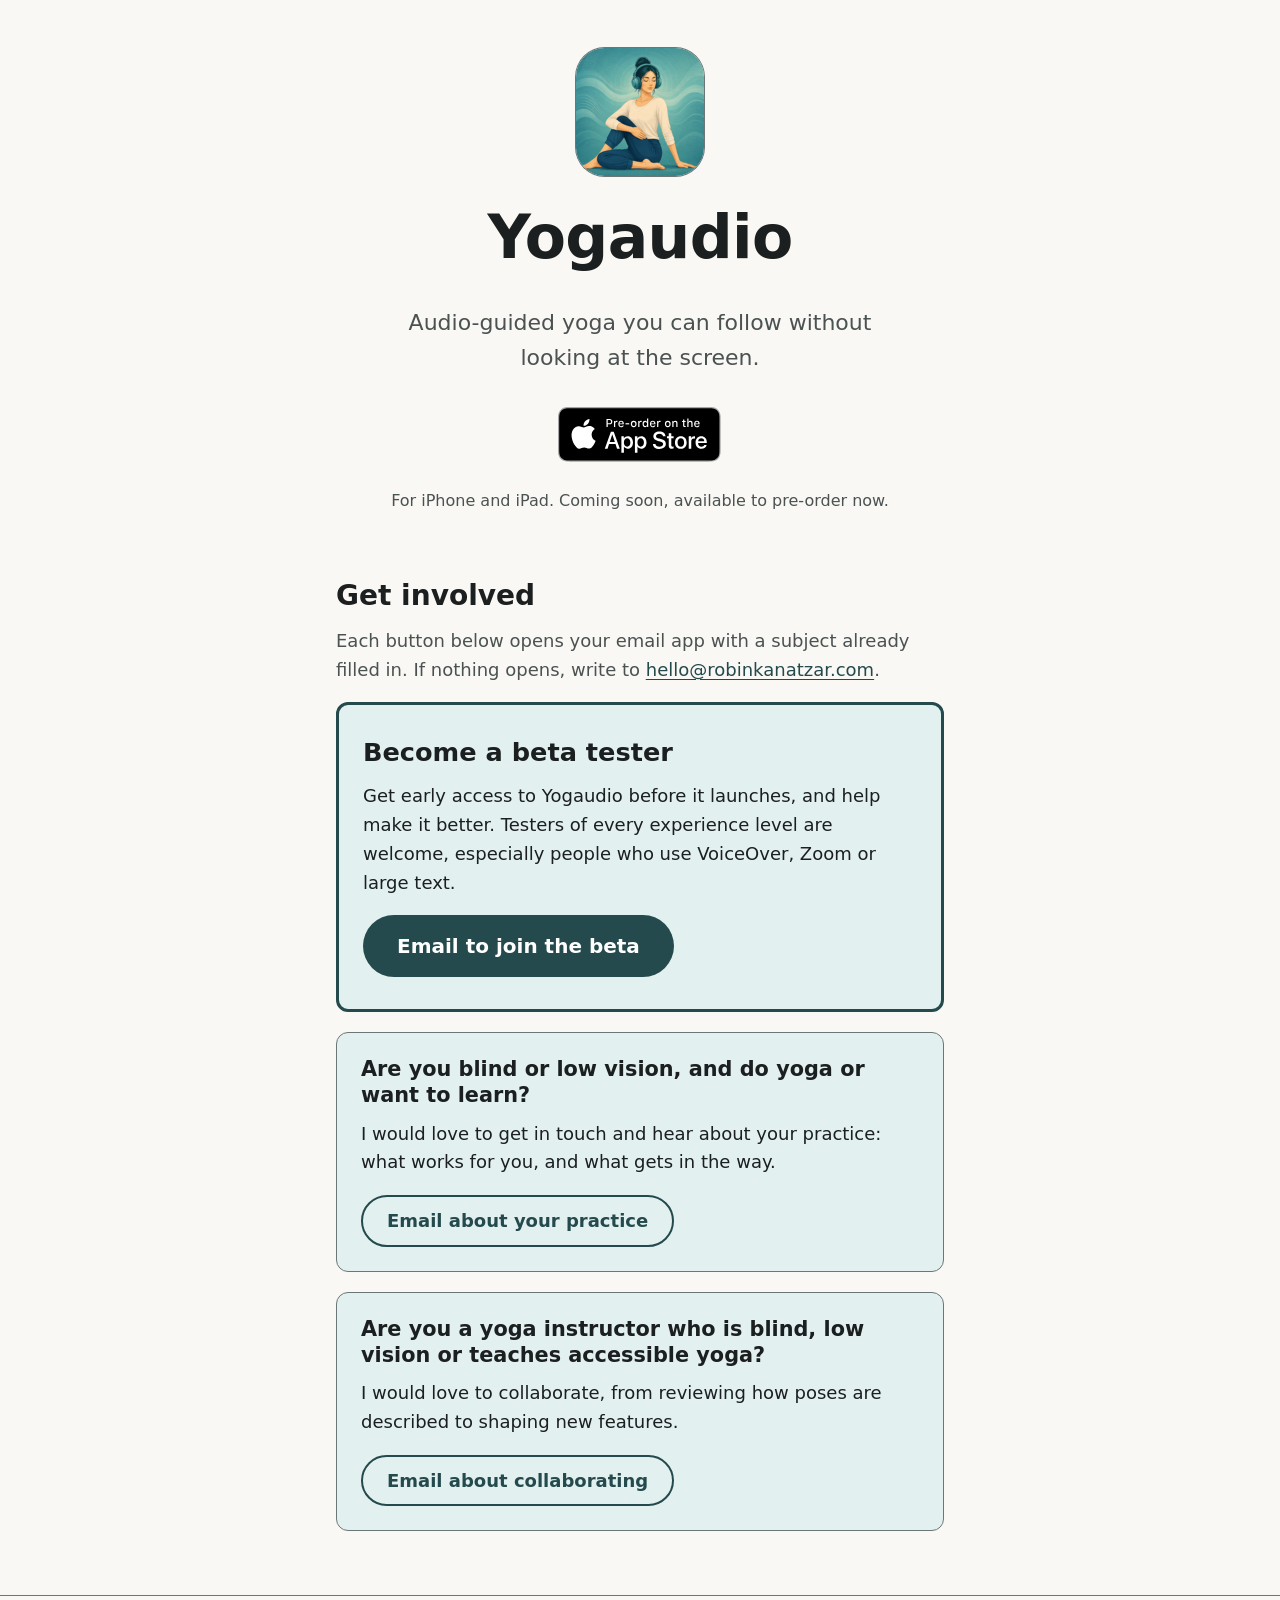
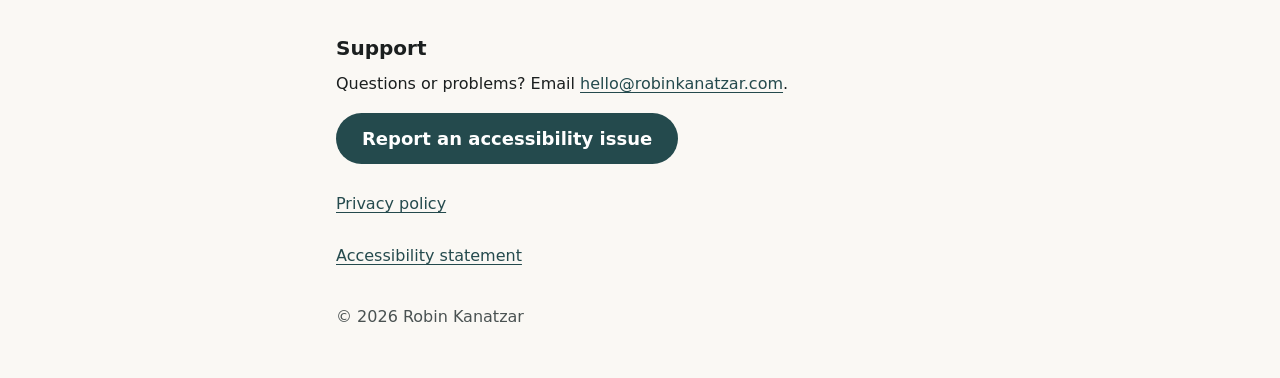
<file: index.html>
<!doctype html>
<html lang="en">
<head>
  <meta charset="utf-8">
  <meta name="viewport" content="width=device-width, initial-scale=1">
  <title>Yogaudio: audio-guided yoga for iPhone, made for blind and low-vision practice</title>
  <meta name="description" content="Yogaudio is an audio-guided yoga app for iPhone. Spoken step-by-step instructions you can follow without looking at the screen, designed with blind and low-vision practitioners. Pre-order on the App Store.">
  <link rel="canonical" href="https://yogaudio.app/">
  <meta name="apple-itunes-app" content="app-id=6832462412">
  <meta name="color-scheme" content="light dark">
  <meta name="theme-color" content="#faf8f4" media="(prefers-color-scheme: light)">
  <meta name="theme-color" content="#101414" media="(prefers-color-scheme: dark)">

  <!-- Link previews (Messages, social networks, Slack) -->
  <meta property="og:type" content="website">
  <meta property="og:site_name" content="Yogaudio">
  <meta property="og:title" content="Yogaudio: audio-guided yoga for iPhone">
  <meta property="og:description" content="Audio-guided yoga you can follow without looking at the screen. Designed with blind and low-vision practitioners.">
  <meta property="og:url" content="https://yogaudio.app/">
  <meta property="og:image" content="https://yogaudio.app/assets/og-image.png">
  <meta property="og:image:width" content="1200">
  <meta property="og:image:height" content="630">
  <meta property="og:image:alt" content="The Yogaudio app icon beside the words: Yogaudio, audio-guided yoga you can follow without looking at the screen.">
  <meta property="og:locale" content="en_US">
  <meta name="twitter:card" content="summary_large_image">

  <link rel="icon" href="assets/favicon-32.png" sizes="32x32" type="image/png">
  <link rel="apple-touch-icon" href="assets/apple-touch-icon.png">
  <link rel="stylesheet" href="styles.css">

  <!-- Structured data so search engines understand this is an iPhone app. -->
  <script type="application/ld+json">
  {
    "@context": "https://schema.org",
    "@type": "MobileApplication",
    "name": "Yogaudio",
    "url": "https://yogaudio.app/",
    "description": "Audio-guided yoga you can follow without looking at the screen. Spoken step-by-step instructions for every pose, designed with blind and low-vision practitioners.",
    "operatingSystem": "iOS 17 or later",
    "applicationCategory": "HealthApplication",
    "inLanguage": "en",
    "image": "https://yogaudio.app/assets/app-icon-256.png",
    "downloadUrl": "https://apps.apple.com/app/id6832462412",
    "author": {
      "@type": "Person",
      "name": "Robin Kanatzar",
      "email": "hello@robinkanatzar.com"
    }
  }
  </script>
</head>
<body>
  <a class="skip-link" href="#main">Skip to main content</a>

  <main id="main" tabindex="-1">
    <div class="wrap">

      <header class="hero">
        <!-- Decorative: the heading next to it already says "Yogaudio". -->
        <img class="app-icon" src="assets/app-icon-256.png" alt="" width="128" height="128">
        <h1>Yogaudio</h1>
        <p class="tagline">Audio-guided yoga you can follow without looking at the screen.</p>

        <!--
          Apple's official badge, unchanged. After launch, swap in the "Download on the App Store"
          badge and change the alt text to match its words.
        -->
        <a class="badge-link" href="https://apps.apple.com/app/id6832462412">
          <img src="assets/pre-order-on-the-app-store.svg" alt="Pre-order on the App Store" width="165" height="56">
        </a>
        <p class="availability">For iPhone and iPad. Coming soon, available to pre-order now.</p>
      </header>

      <section aria-labelledby="involved-heading">
        <h2 id="involved-heading">Get involved</h2>
        <p class="contact-note">Each button below opens your email app with a subject already filled in. If nothing opens, write to <a href="mailto:hello@robinkanatzar.com">hello@robinkanatzar.com</a>.</p>

        <div class="card card--primary">
          <h3>Become a beta tester</h3>
          <p>Get early access to Yogaudio before it launches, and help make it better. Testers of every experience level are welcome, especially people who use VoiceOver, Zoom or large text.</p>
          <a class="button button--large" href="mailto:hello@robinkanatzar.com?subject=Yogaudio%20beta%20tester&amp;body=Hello%2C%0D%0A%0D%0AI%20would%20like%20to%20test%20Yogaudio%20before%20it%20launches.%0D%0A%0D%0AiPhone%20model%3A%0D%0AiOS%20version%3A%0D%0AAssistive%20technology%20I%20use%2C%20if%20any%20%28for%20example%20VoiceOver%2C%20Zoom%20or%20large%20text%29%3A%0D%0A">Email to join the beta</a>
        </div>

        <div class="card">
          <h3>Are you blind or low vision, and do yoga or want to learn?</h3>
          <p>I would love to get in touch and hear about your practice: what works for you, and what gets in the way.</p>
          <a class="button button--secondary" href="mailto:hello@robinkanatzar.com?subject=Blind%20or%20low-vision%20yoga%20practitioner%20%28Yogaudio%29&amp;body=Hello%2C%0D%0A%0D%0AA%20little%20about%20me%20and%20my%20yoga%20practice%3A%0D%0A">Email about your practice</a>
        </div>

        <div class="card">
          <h3>Are you a yoga instructor who is blind, low vision or teaches accessible yoga?</h3>
          <p>I would love to collaborate, from reviewing how poses are described to shaping new features.</p>
          <a class="button button--secondary" href="mailto:hello@robinkanatzar.com?subject=Accessible%20yoga%20instructor%20collaboration%20%28Yogaudio%29&amp;body=Hello%2C%0D%0A%0D%0AA%20little%20about%20me%20and%20how%20I%20teach%3A%0D%0A">Email about collaborating</a>
        </div>
      </section>

    </div>
  </main>

  <footer class="site-footer">
    <div class="wrap">
      <h2>Support</h2>
      <p>Questions or problems? Email <a href="mailto:hello@robinkanatzar.com?subject=Yogaudio%20support">hello@robinkanatzar.com</a>.</p>
      <p>
        <a class="button" href="mailto:hello@robinkanatzar.com?subject=Yogaudio%20accessibility%20issue&amp;body=Hello%2C%0D%0A%0D%0AWhat%20happened%3A%0D%0A%0D%0AWhere%20it%20happened%20%28website%20page%20or%20app%20screen%29%3A%0D%0A%0D%0ADevice%2C%20browser%20or%20app%20version%2C%20and%20any%20assistive%20technology%3A%0D%0A">Report an accessibility issue</a>
      </p>
      <nav aria-label="Footer">
        <ul class="footer-links">
          <li><a href="privacy.html">Privacy policy</a></li>
          <li><a href="accessibility.html">Accessibility statement</a></li>
        </ul>
      </nav>
      <p class="copyright">© 2026 Robin Kanatzar</p>
    </div>
  </footer>
</body>
</html>
</file>
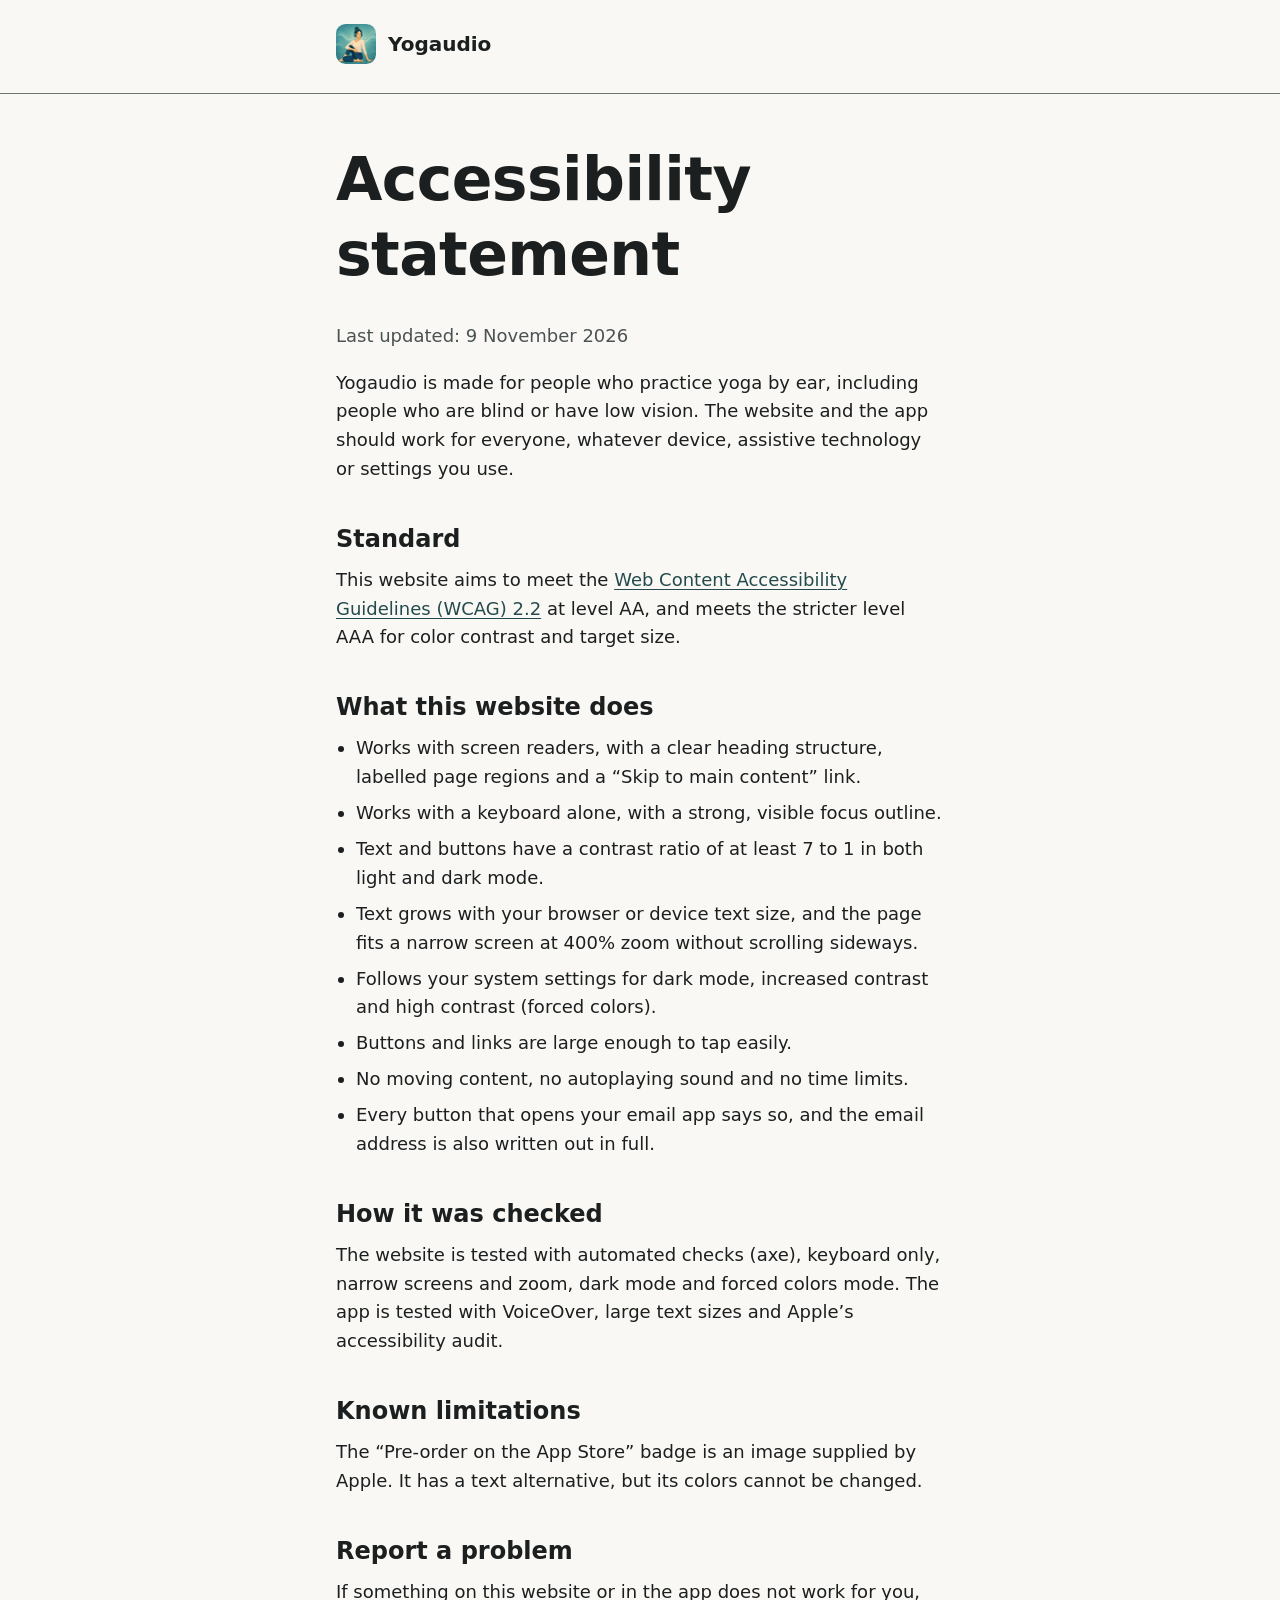
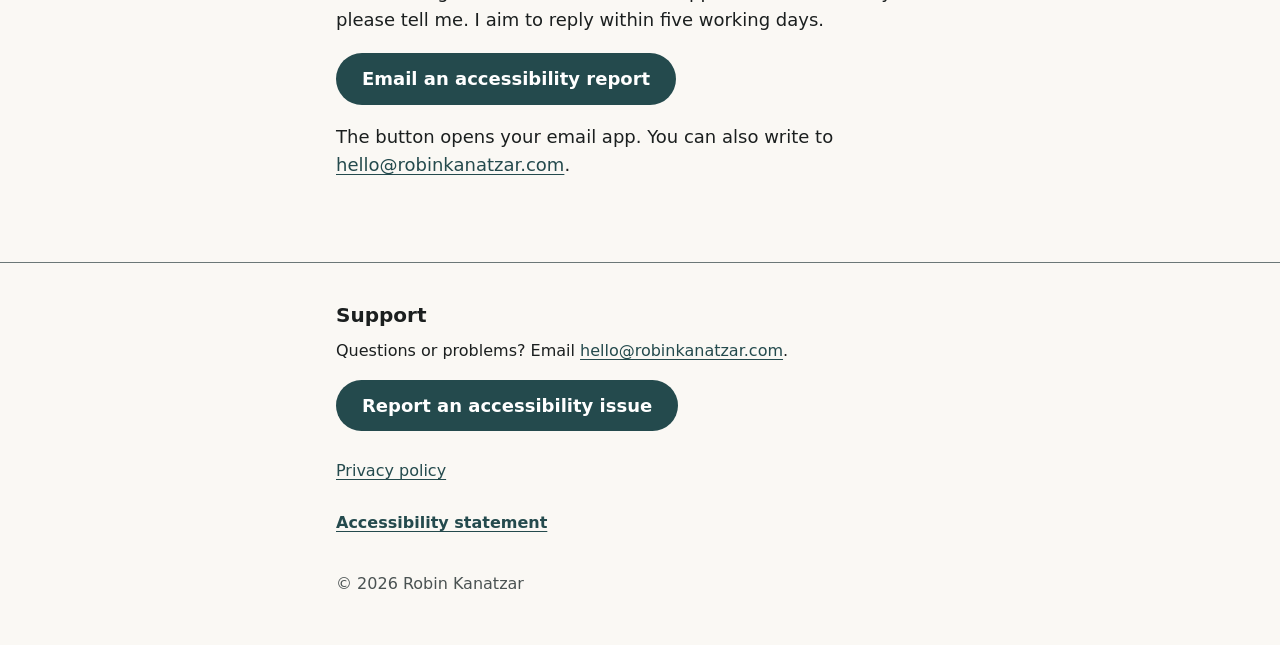
<file: accessibility.html>
<!doctype html>
<html lang="en">
<head>
  <meta charset="utf-8">
  <meta name="viewport" content="width=device-width, initial-scale=1">
  <title>Accessibility statement | Yogaudio</title>
  <meta name="description" content="How the Yogaudio website and app are made accessible, what standard they aim for, and how to report a problem.">
  <link rel="canonical" href="https://yogaudio.app/accessibility.html">
  <meta name="color-scheme" content="light dark">
  <meta property="og:type" content="article">
  <meta property="og:site_name" content="Yogaudio">
  <meta property="og:title" content="Yogaudio accessibility statement">
  <meta property="og:description" content="How Yogaudio is made accessible and how to report a problem.">
  <meta property="og:url" content="https://yogaudio.app/accessibility.html">
  <meta property="og:image" content="https://yogaudio.app/assets/og-image.png">
  <link rel="icon" href="assets/favicon-32.png" sizes="32x32" type="image/png">
  <link rel="apple-touch-icon" href="assets/apple-touch-icon.png">
  <link rel="stylesheet" href="styles.css">
</head>
<body>
  <a class="skip-link" href="#main">Skip to main content</a>

  <header class="site-header">
    <div class="wrap">
      <a href="./"><img src="assets/apple-touch-icon.png" alt="" width="40" height="40"><span>Yogaudio <span class="visually-hidden">home</span></span></a>
    </div>
  </header>

  <main id="main" tabindex="-1">
    <div class="wrap prose">
      <h1>Accessibility statement</h1>
      <p class="updated">Last updated: 9 November 2026</p>

      <p>Yogaudio is made for people who practice yoga by ear, including people who are blind or have low vision. The website and the app should work for everyone, whatever device, assistive technology or settings you use.</p>

      <h2>Standard</h2>
      <p>This website aims to meet the <a href="https://www.w3.org/TR/WCAG22/">Web Content Accessibility Guidelines (WCAG) 2.2</a> at level AA, and meets the stricter level AAA for color contrast and target size.</p>

      <h2>What this website does</h2>
      <ul>
        <li>Works with screen readers, with a clear heading structure, labelled page regions and a “Skip to main content” link.</li>
        <li>Works with a keyboard alone, with a strong, visible focus outline.</li>
        <li>Text and buttons have a contrast ratio of at least 7 to 1 in both light and dark mode.</li>
        <li>Text grows with your browser or device text size, and the page fits a narrow screen at 400% zoom without scrolling sideways.</li>
        <li>Follows your system settings for dark mode, increased contrast and high contrast (forced colors).</li>
        <li>Buttons and links are large enough to tap easily.</li>
        <li>No moving content, no autoplaying sound and no time limits.</li>
        <li>Every button that opens your email app says so, and the email address is also written out in full.</li>
      </ul>

      <h2>How it was checked</h2>
      <p>The website is tested with automated checks (axe), keyboard only, narrow screens and zoom, dark mode and forced colors mode. The app is tested with VoiceOver, large text sizes and Apple’s accessibility audit.</p>

      <h2>Known limitations</h2>
      <p>The “Pre-order on the App Store” badge is an image supplied by Apple. It has a text alternative, but its colors cannot be changed.</p>

      <h2>Report a problem</h2>
      <p>If something on this website or in the app does not work for you, please tell me. I aim to reply within five working days.</p>
      <p><a class="button" href="mailto:hello@robinkanatzar.com?subject=Yogaudio%20accessibility%20issue&amp;body=Hello%2C%0D%0A%0D%0AWhat%20happened%3A%0D%0A%0D%0AWhere%20it%20happened%20%28website%20page%20or%20app%20screen%29%3A%0D%0A%0D%0ADevice%2C%20browser%20or%20app%20version%2C%20and%20any%20assistive%20technology%3A%0D%0A">Email an accessibility report</a></p>
      <p>The button opens your email app. You can also write to <a href="mailto:hello@robinkanatzar.com?subject=Yogaudio%20accessibility%20issue">hello@robinkanatzar.com</a>.</p>
    </div>
  </main>

  <footer class="site-footer">
    <div class="wrap">
      <h2>Support</h2>
      <p>Questions or problems? Email <a href="mailto:hello@robinkanatzar.com?subject=Yogaudio%20support">hello@robinkanatzar.com</a>.</p>
      <p>
        <a class="button" href="mailto:hello@robinkanatzar.com?subject=Yogaudio%20accessibility%20issue&amp;body=Hello%2C%0D%0A%0D%0AWhat%20happened%3A%0D%0A%0D%0AWhere%20it%20happened%20%28website%20page%20or%20app%20screen%29%3A%0D%0A%0D%0ADevice%2C%20browser%20or%20app%20version%2C%20and%20any%20assistive%20technology%3A%0D%0A">Report an accessibility issue</a>
      </p>
      <nav aria-label="Footer">
        <ul class="footer-links">
          <li><a href="privacy.html">Privacy policy</a></li>
          <li><a href="accessibility.html" aria-current="page">Accessibility statement</a></li>
        </ul>
      </nav>
      <p class="copyright">© 2026 Robin Kanatzar</p>
    </div>
  </footer>
</body>
</html>
</file>
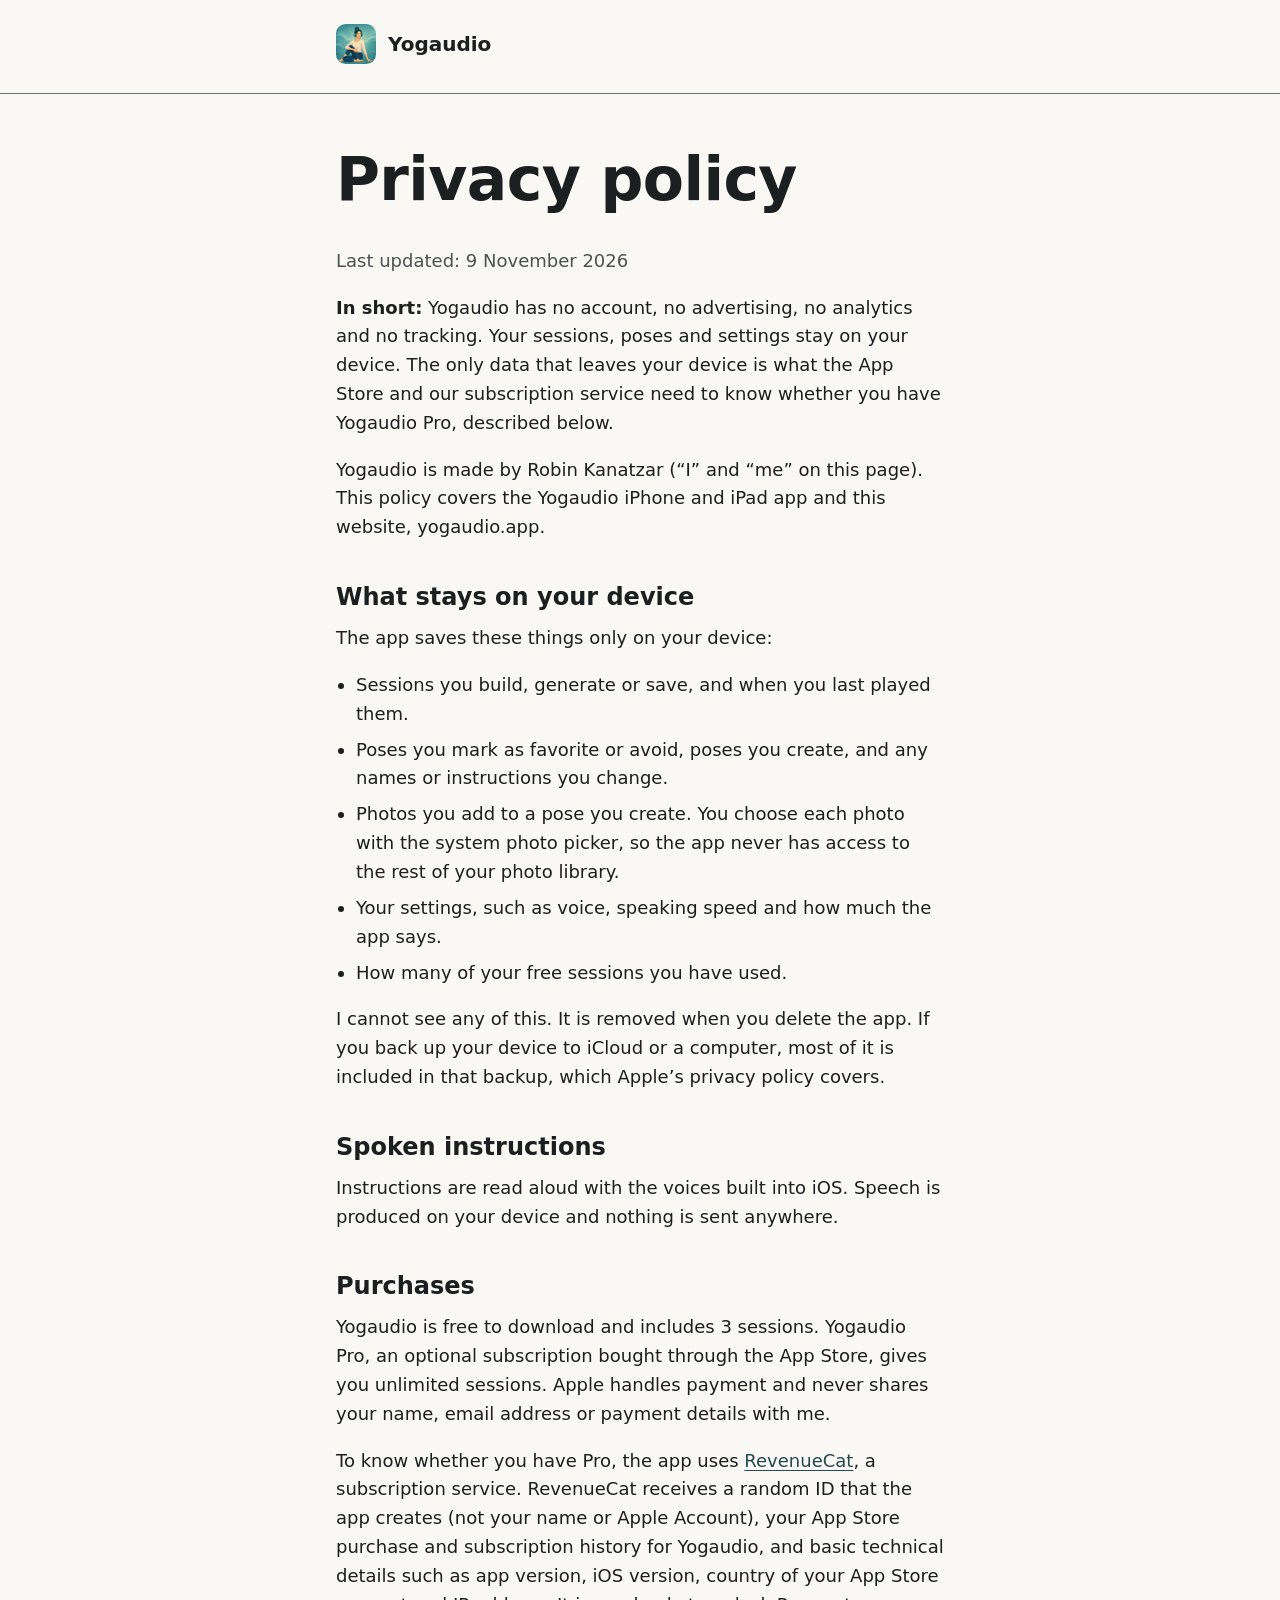
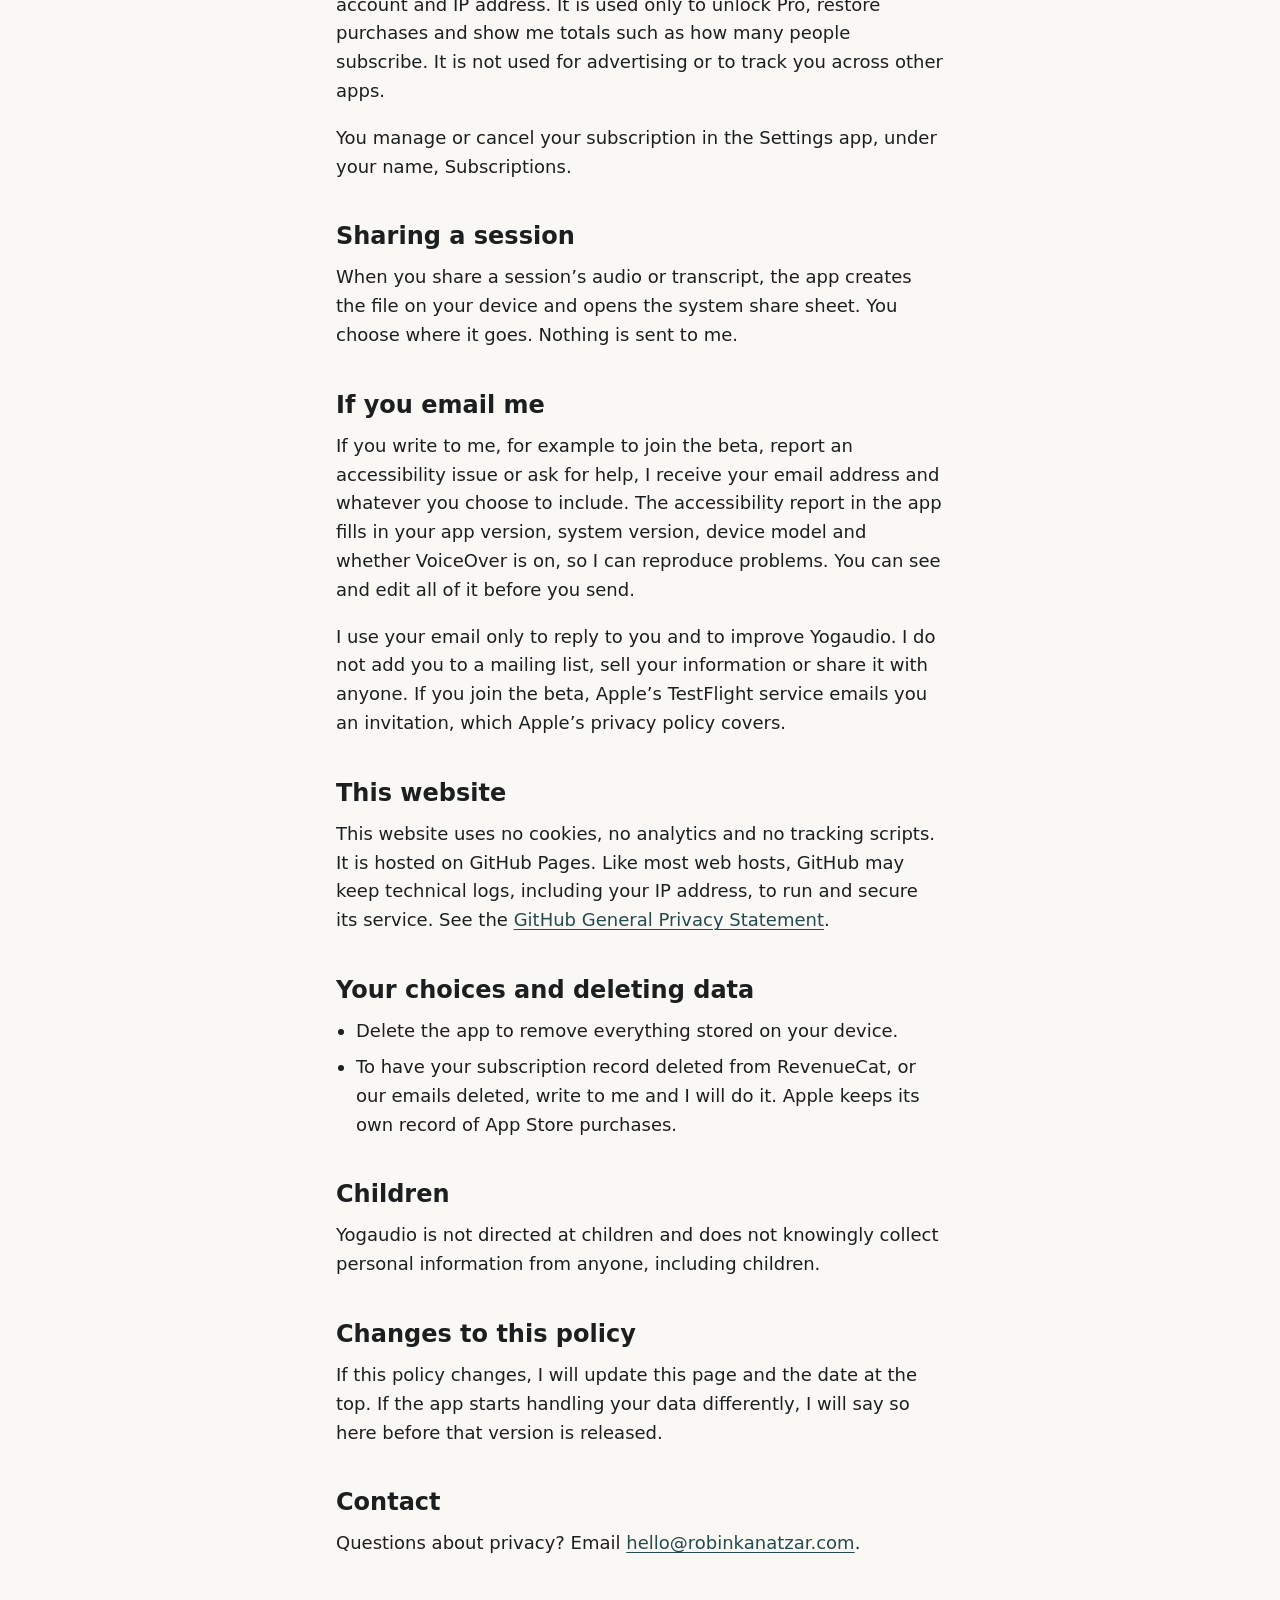
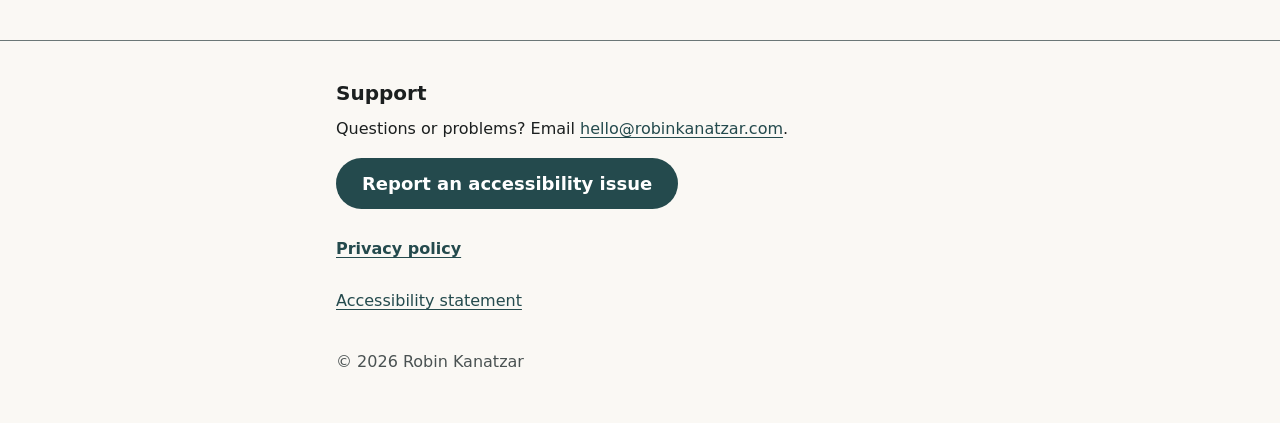
<file: privacy.html>
<!doctype html>
<html lang="en">
<head>
  <meta charset="utf-8">
  <meta name="viewport" content="width=device-width, initial-scale=1">
  <title>Privacy policy | Yogaudio</title>
  <meta name="description" content="How Yogaudio handles your data: no account, no ads, no analytics, no tracking. Sessions and settings stay on your device; the optional Pro subscription shares only what it needs.">
  <link rel="canonical" href="https://yogaudio.app/privacy.html">
  <meta name="color-scheme" content="light dark">
  <meta property="og:type" content="article">
  <meta property="og:site_name" content="Yogaudio">
  <meta property="og:title" content="Yogaudio privacy policy">
  <meta property="og:description" content="No account, no ads, no tracking. Sessions and settings stay on your device.">
  <meta property="og:url" content="https://yogaudio.app/privacy.html">
  <meta property="og:image" content="https://yogaudio.app/assets/og-image.png">
  <link rel="icon" href="assets/favicon-32.png" sizes="32x32" type="image/png">
  <link rel="apple-touch-icon" href="assets/apple-touch-icon.png">
  <link rel="stylesheet" href="styles.css">
</head>
<body>
  <a class="skip-link" href="#main">Skip to main content</a>

  <header class="site-header">
    <div class="wrap">
      <a href="./"><img src="assets/apple-touch-icon.png" alt="" width="40" height="40"><span>Yogaudio <span class="visually-hidden">home</span></span></a>
    </div>
  </header>

  <main id="main" tabindex="-1">
    <div class="wrap prose">
      <h1>Privacy policy</h1>
      <p class="updated">Last updated: 9 November 2026</p>

      <p><strong>In short:</strong> Yogaudio has no account, no advertising, no analytics and no tracking. Your sessions, poses and settings stay on your device. The only data that leaves your device is what the App Store and our subscription service need to know whether you have Yogaudio Pro, described below.</p>

      <p>Yogaudio is made by Robin Kanatzar (“I” and “me” on this page). This policy covers the Yogaudio iPhone and iPad app and this website, yogaudio.app.</p>

      <h2>What stays on your device</h2>
      <p>The app saves these things only on your device:</p>
      <ul>
        <li>Sessions you build, generate or save, and when you last played them.</li>
        <li>Poses you mark as favorite or avoid, poses you create, and any names or instructions you change.</li>
        <li>Photos you add to a pose you create. You choose each photo with the system photo picker, so the app never has access to the rest of your photo library.</li>
        <li>Your settings, such as voice, speaking speed and how much the app says.</li>
        <li>How many of your free sessions you have used.</li>
      </ul>
      <p>I cannot see any of this. It is removed when you delete the app. If you back up your device to iCloud or a computer, most of it is included in that backup, which Apple’s privacy policy covers.</p>

      <h2>Spoken instructions</h2>
      <p>Instructions are read aloud with the voices built into iOS. Speech is produced on your device and nothing is sent anywhere.</p>

      <h2>Purchases</h2>
      <p>Yogaudio is free to download and includes 3 sessions. Yogaudio Pro, an optional subscription bought through the App Store, gives you unlimited sessions. Apple handles payment and never shares your name, email address or payment details with me.</p>
      <p>To know whether you have Pro, the app uses <a href="https://www.revenuecat.com/privacy/">RevenueCat</a>, a subscription service. RevenueCat receives a random ID that the app creates (not your name or Apple Account), your App Store purchase and subscription history for Yogaudio, and basic technical details such as app version, iOS version, country of your App Store account and IP address. It is used only to unlock Pro, restore purchases and show me totals such as how many people subscribe. It is not used for advertising or to track you across other apps.</p>
      <p>You manage or cancel your subscription in the Settings app, under your name, Subscriptions.</p>

      <h2>Sharing a session</h2>
      <p>When you share a session’s audio or transcript, the app creates the file on your device and opens the system share sheet. You choose where it goes. Nothing is sent to me.</p>

      <h2>If you email me</h2>
      <p>If you write to me, for example to join the beta, report an accessibility issue or ask for help, I receive your email address and whatever you choose to include. The accessibility report in the app fills in your app version, system version, device model and whether VoiceOver is on, so I can reproduce problems. You can see and edit all of it before you send.</p>
      <p>I use your email only to reply to you and to improve Yogaudio. I do not add you to a mailing list, sell your information or share it with anyone. If you join the beta, Apple’s TestFlight service emails you an invitation, which Apple’s privacy policy covers.</p>

      <h2>This website</h2>
      <p>This website uses no cookies, no analytics and no tracking scripts. It is hosted on GitHub Pages. Like most web hosts, GitHub may keep technical logs, including your IP address, to run and secure its service. See the <a href="https://docs.github.com/en/site-policy/privacy-policies/github-general-privacy-statement">GitHub General Privacy Statement</a>.</p>

      <h2>Your choices and deleting data</h2>
      <ul>
        <li>Delete the app to remove everything stored on your device.</li>
        <li>To have your subscription record deleted from RevenueCat, or our emails deleted, write to me and I will do it. Apple keeps its own record of App Store purchases.</li>
      </ul>

      <h2>Children</h2>
      <p>Yogaudio is not directed at children and does not knowingly collect personal information from anyone, including children.</p>

      <h2>Changes to this policy</h2>
      <p>If this policy changes, I will update this page and the date at the top. If the app starts handling your data differently, I will say so here before that version is released.</p>

      <h2>Contact</h2>
      <p>Questions about privacy? Email <a href="mailto:hello@robinkanatzar.com?subject=Yogaudio%20privacy">hello@robinkanatzar.com</a>.</p>
    </div>
  </main>

  <footer class="site-footer">
    <div class="wrap">
      <h2>Support</h2>
      <p>Questions or problems? Email <a href="mailto:hello@robinkanatzar.com?subject=Yogaudio%20support">hello@robinkanatzar.com</a>.</p>
      <p>
        <a class="button" href="mailto:hello@robinkanatzar.com?subject=Yogaudio%20accessibility%20issue&amp;body=Hello%2C%0D%0A%0D%0AWhat%20happened%3A%0D%0A%0D%0AWhere%20it%20happened%20%28website%20page%20or%20app%20screen%29%3A%0D%0A%0D%0ADevice%2C%20browser%20or%20app%20version%2C%20and%20any%20assistive%20technology%3A%0D%0A">Report an accessibility issue</a>
      </p>
      <nav aria-label="Footer">
        <ul class="footer-links">
          <li><a href="privacy.html" aria-current="page">Privacy policy</a></li>
          <li><a href="accessibility.html">Accessibility statement</a></li>
        </ul>
      </nav>
      <p class="copyright">© 2026 Robin Kanatzar</p>
    </div>
  </footer>
</body>
</html>
</file>
<file: styles.css>
/*
  Yogaudio website styles.

  Accessibility notes
  - Every text and control color pair meets WCAG AAA contrast (7:1) in light and dark mode.
  - Sizes are in rem so browser text size settings and zoom scale the whole page.
  - No fixed heights on text containers, so user text-spacing overrides (WCAG 1.4.12) never clip.
  - One-column layout that reflows down to 320 CSS pixels wide (WCAG 1.4.10).
  - Focus is always visible, thick and high contrast (WCAG 2.4.7, 2.4.11, 2.4.13).
  - Controls are at least 48 by 48 CSS pixels (WCAG 2.5.5, 2.5.8).
  - Works in Windows High Contrast / forced colors mode.
*/

:root {
  color-scheme: light dark;

  /* Light palette. Contrast against --bg in brackets. */
  --bg: #faf8f4;
  --text: #1b1f1f;          /* 15.7:1 */
  --text-muted: #4a5252;    /* 7.6:1 */
  --accent: #244a4d;        /* 9.2:1, the app's teal, darkened for AAA */
  --surface: #e3f0f0;       /* card background; text 14.3:1, accent 8.3:1 */
  --border: #6b7777;        /* 4.6:1, non-text contrast for card edges */
  --button-bg: #244a4d;
  --button-text: #ffffff;   /* 9.7:1 */
  --button-hover-bg: #1b3739;
  --focus: #1b1f1f;
  --focus-halo: #faf8f4;

  --radius: 0.75rem;
  --measure: 40rem;
  --gutter: 1rem;
}

@media (prefers-color-scheme: dark) {
  :root {
    --bg: #101414;
    --text: #f3f5f5;        /* 17:1 */
    --text-muted: #c2caca;  /* 11.1:1 */
    --accent: #8fd0d3;      /* 10.7:1 */
    --surface: #1a2728;     /* text 14.1:1, accent 8.9:1 */
    --border: #8a9898;
    --button-bg: #8fd0d3;
    --button-text: #0b1a1b; /* 10.3:1 */
    --button-hover-bg: #b5e2e4;
    --focus: #f3f5f5;
    --focus-halo: #101414;
  }
}

@media (prefers-contrast: more) {
  :root {
    --text-muted: var(--text);
    --border: var(--text);
  }
}

*,
*::before,
*::after {
  box-sizing: border-box;
}

html {
  /* Never lock the text size: respect the browser and OS setting. */
  -webkit-text-size-adjust: 100%;
  text-size-adjust: 100%;
}

body {
  margin: 0;
  background: var(--bg);
  color: var(--text);
  font-family: system-ui, -apple-system, BlinkMacSystemFont, "Segoe UI", Roboto, "Helvetica Neue", Arial, sans-serif;
  font-size: 1.125rem;
  line-height: 1.6;
  overflow-wrap: break-word;
}

img {
  max-width: 100%;
  height: auto;
}

h1,
h2,
h3 {
  line-height: 1.25;
  margin: 0 0 0.5em;
}

h1 {
  font-size: clamp(2.5rem, 2rem + 3vw, 3.75rem);
  letter-spacing: -0.01em;
}

h2 {
  font-size: 1.75rem;
  margin-top: 0;
}

h3 {
  font-size: 1.3rem;
}

p,
ul {
  margin: 0 0 1em;
}

a {
  color: var(--accent);
  text-decoration: underline;
  text-decoration-thickness: 0.08em;
  text-underline-offset: 0.18em;
}

a:hover {
  text-decoration-thickness: 0.16em;
}

/* Visible focus for every interactive element: a two-tone ring that shows on any background. */
:focus-visible {
  outline: 3px solid var(--focus);
  outline-offset: 3px;
  box-shadow: 0 0 0 6px var(--focus-halo);
  border-radius: 0.25rem;
}

/* Hidden visually, still read by screen readers. */
.visually-hidden {
  position: absolute !important;
  width: 1px;
  height: 1px;
  padding: 0;
  margin: -1px;
  overflow: hidden;
  clip: rect(0 0 0 0);
  white-space: nowrap;
  border: 0;
}

/* Skip link: first thing a keyboard user reaches, shown when focused. */
.skip-link {
  position: absolute;
  left: var(--gutter);
  top: -100vh;
  z-index: 10;
  padding: 0.75rem 1rem;
  background: var(--button-bg);
  color: var(--button-text);
  font-weight: 700;
  border-radius: 0.5rem;
}

.skip-link:focus {
  top: var(--gutter);
}

.wrap {
  max-width: var(--measure);
  margin: 0 auto;
  padding: 0 var(--gutter);
}

/* Header on inner pages */
.site-header {
  padding: 1.25rem 0;
  border-bottom: 1px solid var(--border);
}

.site-header a {
  display: inline-flex;
  align-items: center;
  gap: 0.75rem;
  min-height: 3rem;
  font-weight: 700;
  font-size: 1.25rem;
  color: var(--text);
  text-decoration: none;
}

.site-header a:hover span {
  text-decoration: underline;
}

.site-header img {
  width: 2.5rem;
  height: 2.5rem;
  border-radius: 0.6rem;
}

main {
  display: block;
  padding: 3rem 0 4rem;
}

main:focus {
  outline: none;
}

/* Home page hero */
.hero {
  text-align: center;
  padding-bottom: 3rem;
}

.app-icon {
  display: block;
  width: 8rem;
  height: 8rem;
  margin: 0 auto 1.5rem;
  border-radius: 1.8rem;
  /* Keeps the icon edge visible on the dark background without relying on color alone. */
  box-shadow: 0 0 0 1px var(--border);
}

.tagline {
  font-size: 1.375rem;
  color: var(--text-muted);
  max-width: 32rem;
  margin: 0 auto 2rem;
}

.badge-link {
  display: inline-block;
  border-radius: 0.6rem;
  /* The link area stays at least 48px tall even before the badge image loads. */
  min-height: 3rem;
  min-width: 3rem;
}

.badge-link img {
  display: block;
  height: 3.5rem;
  width: auto;
}

.availability {
  margin-top: 1rem;
  font-size: 1rem;
  color: var(--text-muted);
}

section + section {
  margin-top: 3.5rem;
}

.features {
  padding-left: 1.25rem;
}

.features li + li {
  margin-top: 0.6em;
}

/* Calls to action */
.card {
  background: var(--surface);
  border: 1px solid var(--border);
  border-radius: var(--radius);
  padding: 1.5rem;
}

.card + .card {
  margin-top: 1.25rem;
}

.card > :last-child {
  margin-bottom: 0;
}

.card--primary {
  border-width: 3px;
  border-color: var(--accent);
  padding: 2rem 1.5rem;
}

.card--primary h3 {
  font-size: 1.6rem;
}

.contact-note {
  color: var(--text-muted);
}

.button {
  display: inline-flex;
  align-items: center;
  justify-content: center;
  min-height: 3rem;
  min-width: 3rem;
  padding: 0.75rem 1.5rem;
  /* Transparent border becomes visible in forced colors mode, so the button keeps its shape. */
  border: 2px solid transparent;
  border-radius: 999px;
  background: var(--button-bg);
  color: var(--button-text);
  font-weight: 700;
  font-size: 1.125rem;
  line-height: 1.3;
  text-align: center;
  text-decoration: none;
}

.button:hover {
  background: var(--button-hover-bg);
  text-decoration: underline;
}

.button--large {
  font-size: 1.25rem;
  padding: 1rem 2rem;
  min-height: 3.5rem;
}

.button--secondary {
  background: transparent;
  color: var(--accent);
  border-color: currentColor;
}

.button--secondary:hover {
  background: var(--bg);
}

/* Inner page content */
.prose h2 {
  font-size: 1.5rem;
  margin-top: 2.5rem;
}

.prose ul {
  padding-left: 1.25rem;
}

.prose li + li {
  margin-top: 0.4em;
}

.updated {
  color: var(--text-muted);
}

/* Footer: the same on every page, in the same order (WCAG 3.2.6 Consistent Help). */
.site-footer {
  border-top: 1px solid var(--border);
  padding: 2.5rem 0 3rem;
  font-size: 1rem;
}

.site-footer h2 {
  font-size: 1.25rem;
}

.footer-links {
  list-style: none;
  padding: 0;
  margin: 0 0 1.5rem;
}

.footer-links li + li {
  margin-top: 0.25rem;
}

.footer-links a {
  display: inline-flex;
  align-items: center;
  min-height: 3rem;
}

.footer-links a[aria-current="page"] {
  font-weight: 700;
}

.copyright {
  margin: 1.5rem 0 0;
  color: var(--text-muted);
}

@media (forced-colors: active) {
  .button,
  .card,
  .skip-link {
    border: 2px solid CanvasText;
  }

  .button,
  .skip-link {
    color: LinkText;
  }

  :focus-visible {
    outline: 3px solid Highlight;
    box-shadow: none;
  }
}

@media (prefers-reduced-motion: no-preference) {
  html {
    scroll-behavior: smooth;
  }
}

@media print {
  .skip-link {
    display: none;
  }
}
</file>
